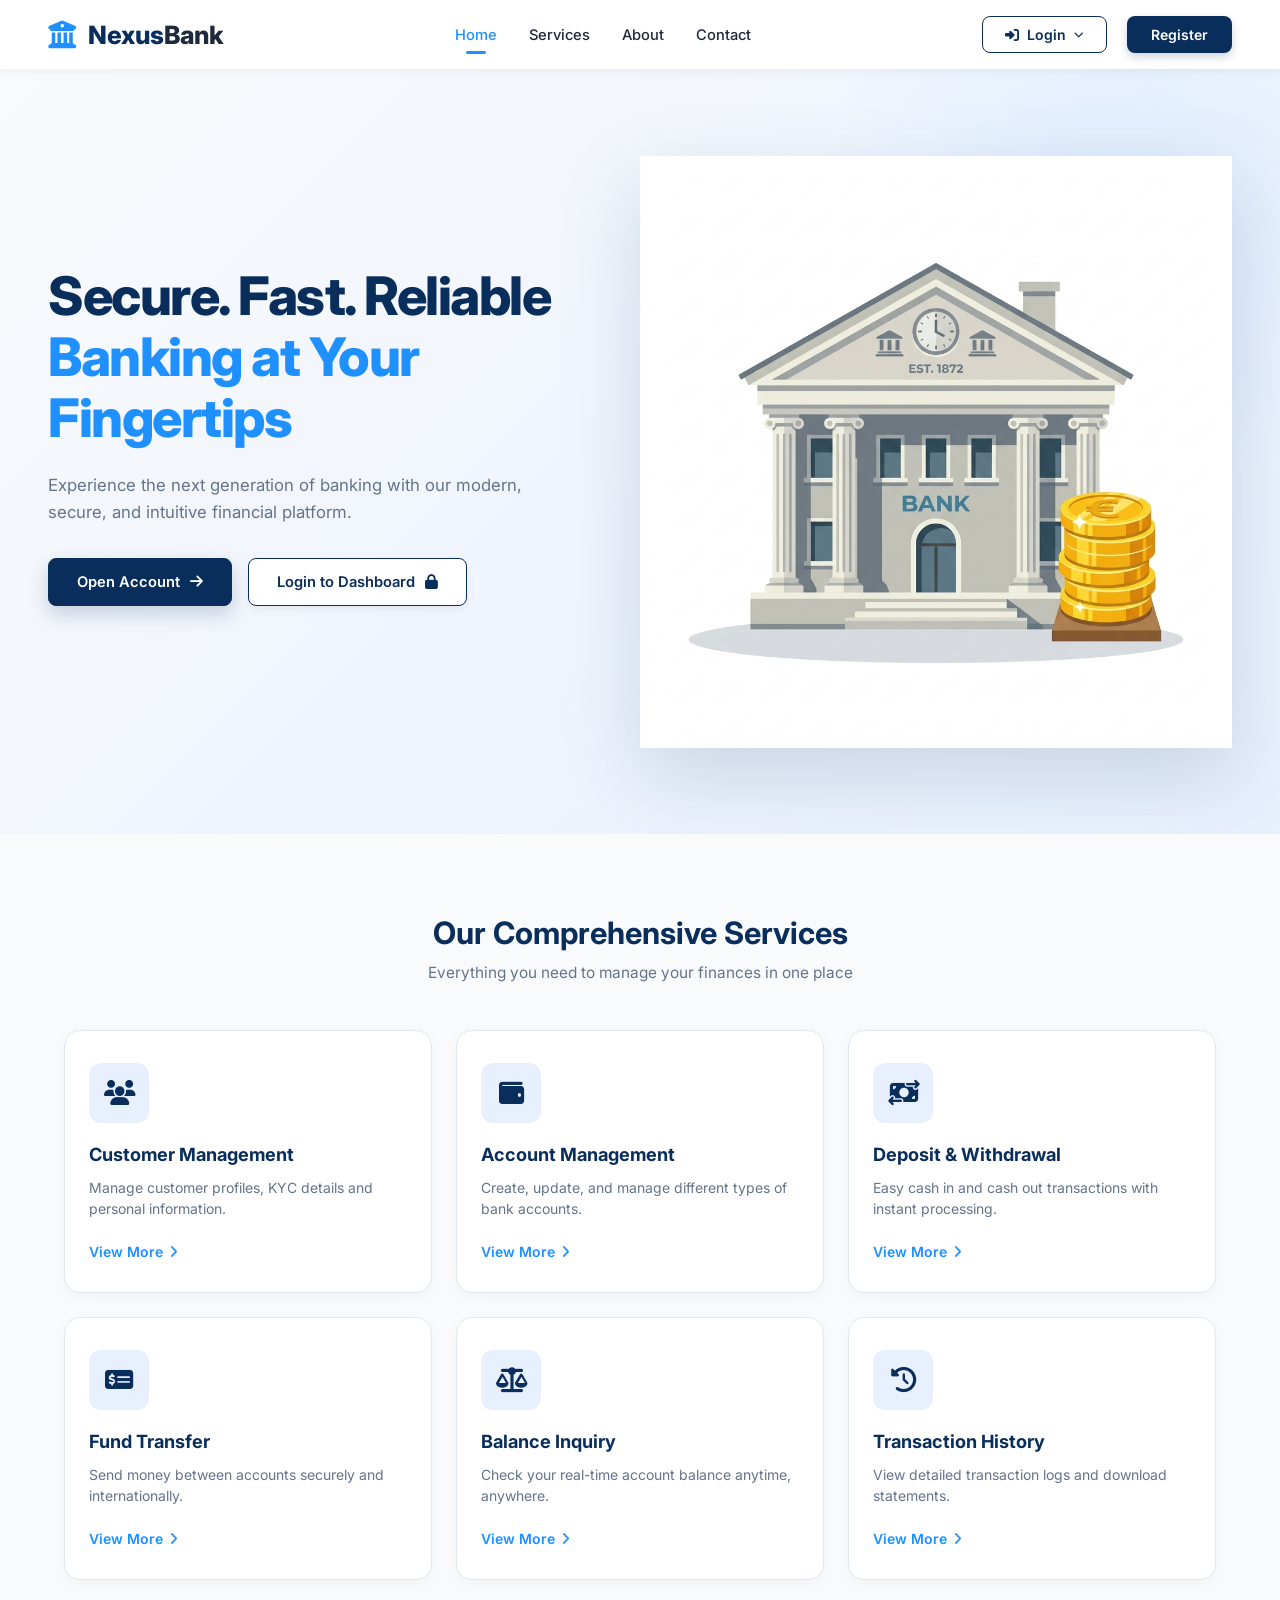
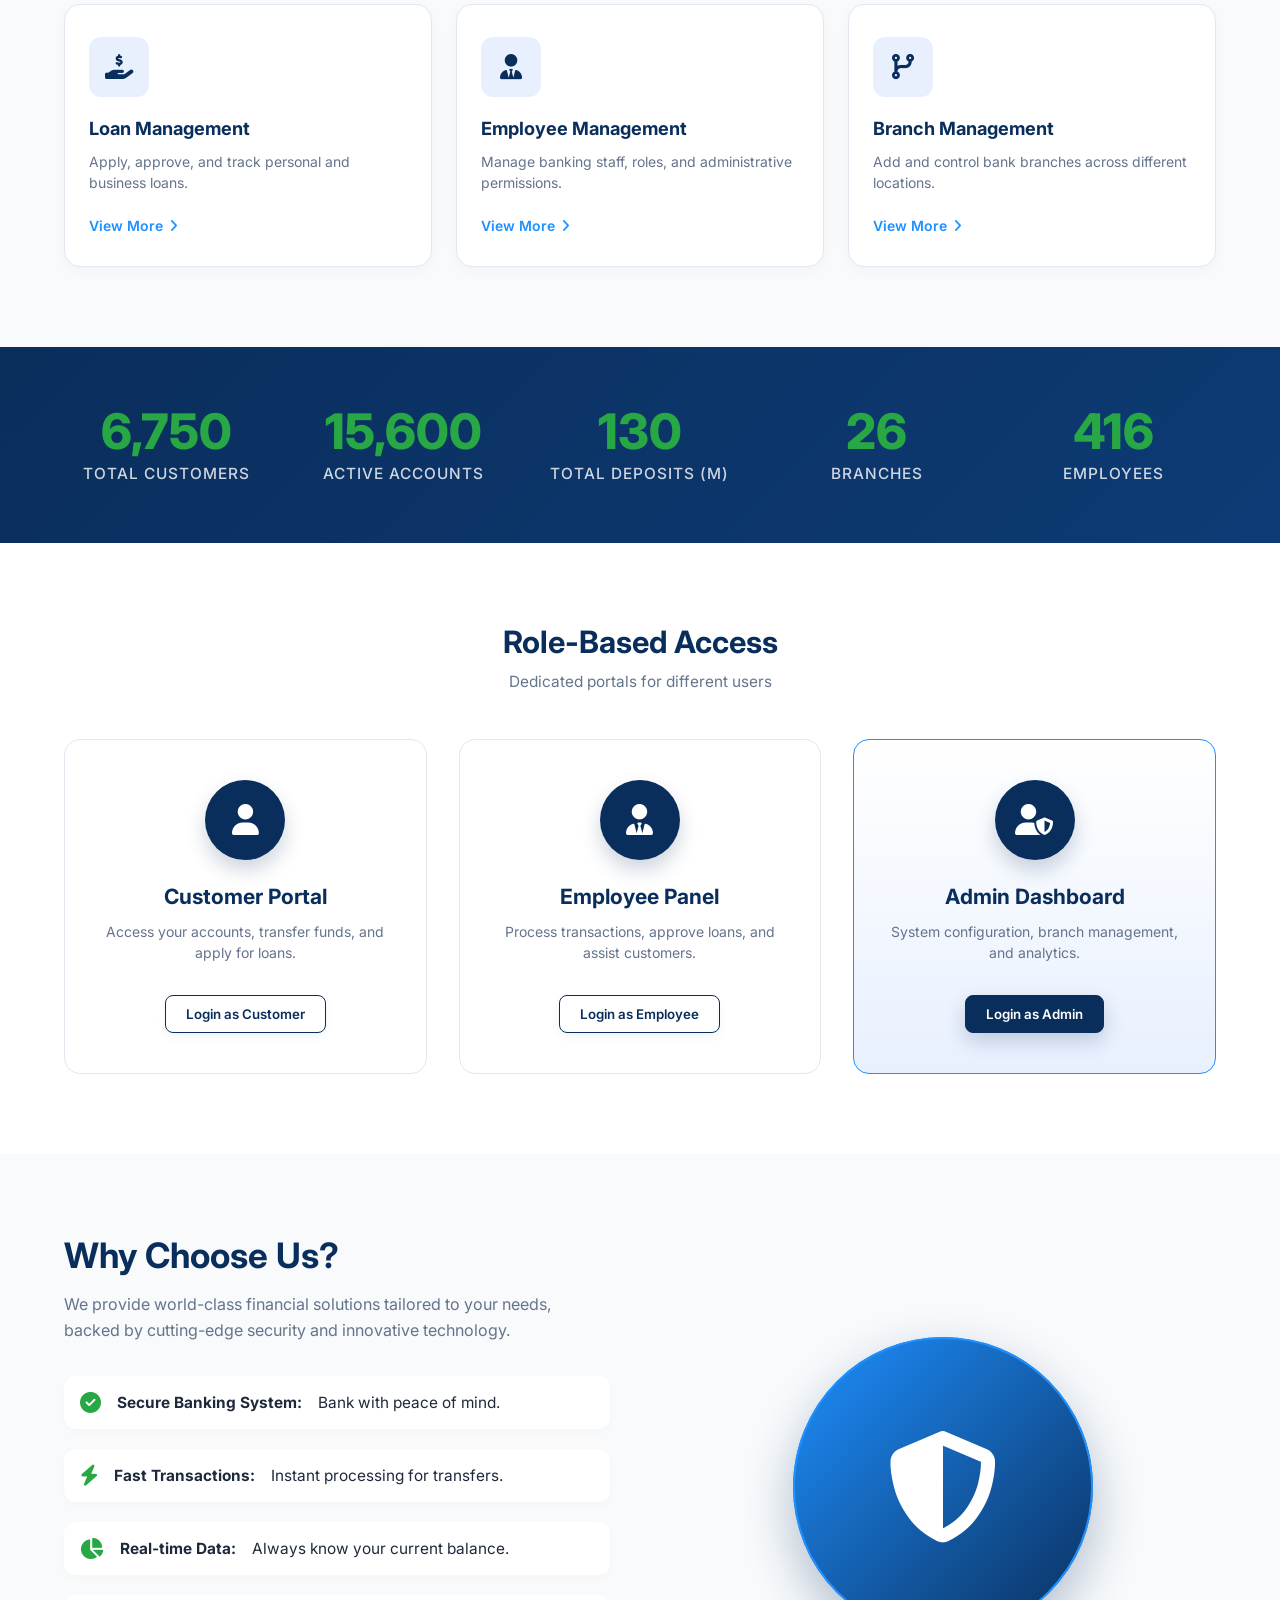
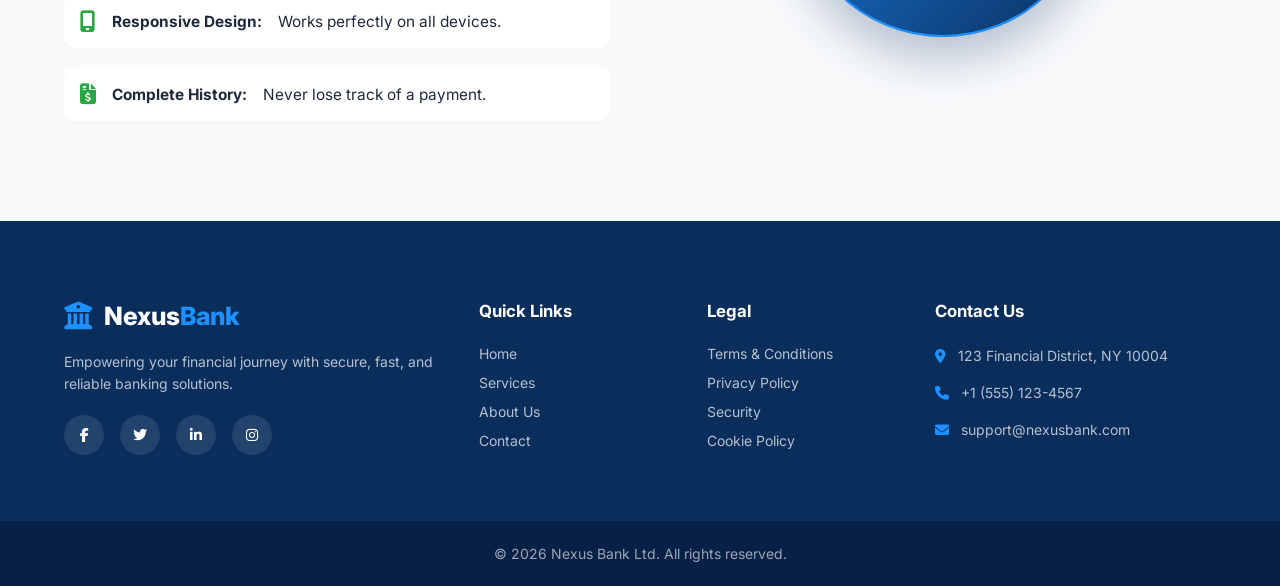
<file: index.html>
<!DOCTYPE html>
<html lang="en">
<head>
    <meta charset="UTF-8">
    <meta name="viewport" content="width=device-width, initial-scale=1.0">
    <title>Nexus Bank - Home</title>
    <link href="https://fonts.googleapis.com/css2?family=Inter:wght@400;500;600;700;800&display=swap" rel="stylesheet">
    <link rel="stylesheet" href="https://cdnjs.cloudflare.com/ajax/libs/font-awesome/6.4.0/css/all.min.css">
    <link rel="stylesheet" href="landing.css">
</head>
<body>

    <!-- 1. Top Navigation Bar -->
    <nav class="navbar">
        <div class="logo">
            <i class="fa-solid fa-building-columns"></i>
            <div><span class="logo-blue">Nexus</span><span class="logo-black">Bank</span></div>
        </div>
        <ul class="nav-links">
            <li><a href="#" class="active">Home</a></li>
            <li><a href="#services">Services</a></li>
            <li><a href="#about">About</a></li>
            <li><a href="#contact">Contact</a></li>
        </ul>
        <div class="nav-actions">
            <div class="login-dropdown" id="loginDropdown">
                <button class="login-btn" id="loginToggleBtn">
                    <i class="fa-solid fa-right-to-bracket"></i> Login <i class="fa-solid fa-chevron-down dropdown-arrow"></i>
                </button>
                <div class="login-dropdown-menu" id="loginDropdownMenu">
                    <a href="login.html?role=employee" class="dropdown-item">
                        <div class="dropdown-item-icon employee-icon"><i class="fa-solid fa-user-tie"></i></div>
                        <div class="dropdown-item-text">
                            <span class="dropdown-item-title">Employee</span>
                            <span class="dropdown-item-desc">Staff & Admin portal</span>
                        </div>
                    </a>
                    <a href="login.html?role=customer" class="dropdown-item">
                        <div class="dropdown-item-icon customer-icon"><i class="fa-solid fa-user"></i></div>
                        <div class="dropdown-item-text">
                            <span class="dropdown-item-title">Customer</span>
                            <span class="dropdown-item-desc">Personal banking</span>
                        </div>
                    </a>
                </div>
            </div>
            <a href="signup.html" class="signup-btn">Register</a>
        </div>
    </nav>

    <!-- 2. Hero Section -->
    <main class="hero">
        <div class="hero-content">
            <h1 class="hero-title">Secure. Fast. Reliable<br><span class="text-blue">Banking at Your Fingertips</span></h1>
            <p class="hero-desc">
                Experience the next generation of banking with our modern, secure, and intuitive financial platform.
            </p>
            <div class="hero-buttons">
                <a href="signup.html" class="cta-btn primary">Open Account <i class="fa-solid fa-arrow-right"></i></a>
                <a href="login.html?role=customer" class="cta-btn secondary">Login to Dashboard <i class="fa-solid fa-lock"></i></a>
            </div>
        </div>
        <div class="hero-image">
            <img src="bank_illustration.png" alt="Bank Illustration">
        </div>
    </main>

    <!-- 3. Feature Cards Section -->
    <section id="services" class="section-padding bg-light">
        <div class="container">
            <div class="section-title">
                <h2>Our Comprehensive Services</h2>
                <p>Everything you need to manage your finances in one place</p>
            </div>
            <div class="features-grid">
                <!-- Customer Management -->
                <div class="feature-card-full">
                    <div class="icon-wrapper"><i class="fa-solid fa-users"></i></div>
                    <h3>Customer Management</h3>
                    <p>Manage customer profiles, KYC details and personal information.</p>
                    <a href="#" class="view-more">View More <i class="fa-solid fa-angle-right"></i></a>
                </div>
                <!-- Account Management -->
                <div class="feature-card-full">
                    <div class="icon-wrapper"><i class="fa-solid fa-wallet"></i></div>
                    <h3>Account Management</h3>
                    <p>Create, update, and manage different types of bank accounts.</p>
                    <a href="#" class="view-more">View More <i class="fa-solid fa-angle-right"></i></a>
                </div>
                <!-- Deposit & Withdrawal -->
                <div class="feature-card-full">
                    <div class="icon-wrapper"><i class="fa-solid fa-money-bill-transfer"></i></div>
                    <h3>Deposit & Withdrawal</h3>
                    <p>Easy cash in and cash out transactions with instant processing.</p>
                    <a href="#" class="view-more">View More <i class="fa-solid fa-angle-right"></i></a>
                </div>
                <!-- Fund Transfer -->
                <div class="feature-card-full">
                    <div class="icon-wrapper"><i class="fa-solid fa-money-check-dollar"></i></div>
                    <h3>Fund Transfer</h3>
                    <p>Send money between accounts securely and internationally.</p>
                    <a href="#" class="view-more">View More <i class="fa-solid fa-angle-right"></i></a>
                </div>
                <!-- Balance Inquiry -->
                <div class="feature-card-full">
                    <div class="icon-wrapper"><i class="fa-solid fa-scale-balanced"></i></div>
                    <h3>Balance Inquiry</h3>
                    <p>Check your real-time account balance anytime, anywhere.</p>
                    <a href="#" class="view-more">View More <i class="fa-solid fa-angle-right"></i></a>
                </div>
                <!-- Transaction History -->
                <div class="feature-card-full">
                    <div class="icon-wrapper"><i class="fa-solid fa-clock-rotate-left"></i></div>
                    <h3>Transaction History</h3>
                    <p>View detailed transaction logs and download statements.</p>
                    <a href="#" class="view-more">View More <i class="fa-solid fa-angle-right"></i></a>
                </div>
                <!-- Loan Management -->
                <div class="feature-card-full">
                    <div class="icon-wrapper"><i class="fa-solid fa-hand-holding-dollar"></i></div>
                    <h3>Loan Management</h3>
                    <p>Apply, approve, and track personal and business loans.</p>
                    <a href="#" class="view-more">View More <i class="fa-solid fa-angle-right"></i></a>
                </div>
                <!-- Employee Management -->
                <div class="feature-card-full">
                    <div class="icon-wrapper"><i class="fa-solid fa-user-tie"></i></div>
                    <h3>Employee Management</h3>
                    <p>Manage banking staff, roles, and administrative permissions.</p>
                    <a href="#" class="view-more">View More <i class="fa-solid fa-angle-right"></i></a>
                </div>
                <!-- Branch Management -->
                <div class="feature-card-full">
                    <div class="icon-wrapper"><i class="fa-solid fa-code-branch"></i></div>
                    <h3>Branch Management</h3>
                    <p>Add and control bank branches across different locations.</p>
                    <a href="#" class="view-more">View More <i class="fa-solid fa-angle-right"></i></a>
                </div>
            </div>
        </div>
    </section>

    <!-- 4. Quick Stats Section -->
    <section class="stats-section">
        <div class="container stats-grid">
            <div class="stat-item">
                <div class="stat-number" data-target="50000">0</div>
                <div class="stat-label">Total Customers</div>
            </div>
            <div class="stat-item">
                <div class="stat-number" data-target="120000">0</div>
                <div class="stat-label">Active Accounts</div>
            </div>
            <div class="stat-item">
                <div class="stat-number" data-target="850">0</div>
                <div class="stat-label">Total Deposits (M)</div>
            </div>
            <div class="stat-item">
                <div class="stat-number" data-target="125">0</div>
                <div class="stat-label">Branches</div>
            </div>
            <div class="stat-item">
                <div class="stat-number" data-target="3200">0</div>
                <div class="stat-label">Employees</div>
            </div>
        </div>
    </section>

    <!-- 5. Role-Based Access Section -->
    <section class="section-padding bg-white">
        <div class="container">
            <div class="section-title">
                <h2>Role-Based Access</h2>
                <p>Dedicated portals for different users</p>
            </div>
            <div class="roles-grid">
                <div class="role-card">
                    <div class="role-icon"><i class="fa-solid fa-user"></i></div>
                    <h3>Customer Portal</h3>
                    <p>Access your accounts, transfer funds, and apply for loans.</p>
                    <a href="login.html?role=customer" class="cta-btn secondary btn-sm">Login as Customer</a>
                </div>
                <div class="role-card">
                    <div class="role-icon"><i class="fa-solid fa-user-tie"></i></div>
                    <h3>Employee Panel</h3>
                    <p>Process transactions, approve loans, and assist customers.</p>
                    <a href="login.html?role=employee" class="cta-btn secondary btn-sm">Login as Employee</a>
                </div>
                <div class="role-card admin-card">
                    <div class="role-icon"><i class="fa-solid fa-user-shield"></i></div>
                    <h3>Admin Dashboard</h3>
                    <p>System configuration, branch management, and analytics.</p>
                    <a href="login.html?role=employee" class="cta-btn primary btn-sm">Login as Admin</a>
                </div>
            </div>
        </div>
    </section>

    <!-- 6. Why Choose Us Section -->
    <section id="about" class="section-padding bg-light">
        <div class="container">
            <div class="why-choose-us-wrapper">
                <div class="why-content">
                    <h2>Why Choose Us?</h2>
                    <p>We provide world-class financial solutions tailored to your needs, backed by cutting-edge security and innovative technology.</p>
                    <ul class="benefit-list">
                        <li><i class="fa-solid fa-check-circle"></i> <strong>Secure Banking System:</strong> Bank with peace of mind.</li>
                        <li><i class="fa-solid fa-bolt"></i> <strong>Fast Transactions:</strong> Instant processing for transfers.</li>
                        <li><i class="fa-solid fa-chart-pie"></i> <strong>Real-time Data:</strong> Always know your current balance.</li>
                        <li><i class="fa-solid fa-mobile-screen"></i> <strong>Responsive Design:</strong> Works perfectly on all devices.</li>
                        <li><i class="fa-solid fa-file-invoice-dollar"></i> <strong>Complete History:</strong> Never lose track of a payment.</li>
                    </ul>
                </div>
                <div class="why-image">
                    <div class="shield-graphic">
                        <i class="fa-solid fa-shield-halved"></i>
                        <div class="pulse-ring"></div>
                    </div>
                </div>
            </div>
        </div>
    </section>

    <!-- 7. Footer Section -->
    <footer id="contact" class="footer">
        <div class="container footer-grid">
            <div class="footer-about">
                <div class="logo footer-logo">
                    <i class="fa-solid fa-building-columns"></i>
                    <div><span class="logo-white">Nexus</span><span class="logo-light">Bank</span></div>
                </div>
                <p>Empowering your financial journey with secure, fast, and reliable banking solutions.</p>
                <div class="social-links">
                    <a href="#"><i class="fa-brands fa-facebook-f"></i></a>
                    <a href="#"><i class="fa-brands fa-twitter"></i></a>
                    <a href="#"><i class="fa-brands fa-linkedin-in"></i></a>
                    <a href="#"><i class="fa-brands fa-instagram"></i></a>
                </div>
            </div>
            <div class="footer-links">
                <h3>Quick Links</h3>
                <ul>
                    <li><a href="#">Home</a></li>
                    <li><a href="#services">Services</a></li>
                    <li><a href="#about">About Us</a></li>
                    <li><a href="#contact">Contact</a></li>
                </ul>
            </div>
            <div class="footer-links">
                <h3>Legal</h3>
                <ul>
                    <li><a href="#">Terms & Conditions</a></li>
                    <li><a href="#">Privacy Policy</a></li>
                    <li><a href="#">Security</a></li>
                    <li><a href="#">Cookie Policy</a></li>
                </ul>
            </div>
            <div class="footer-contact">
                <h3>Contact Us</h3>
                <ul>
                    <li><i class="fa-solid fa-location-dot"></i> 123 Financial District, NY 10004</li>
                    <li><i class="fa-solid fa-phone"></i> +1 (555) 123-4567</li>
                    <li><i class="fa-solid fa-envelope"></i> support@nexusbank.com</li>
                </ul>
            </div>
        </div>
        <div class="footer-bottom">
            <p>&copy; 2026 Nexus Bank Ltd. All rights reserved.</p>
        </div>
    </footer>

    <script src="script.js"></script>
</body>
</html>
</file>
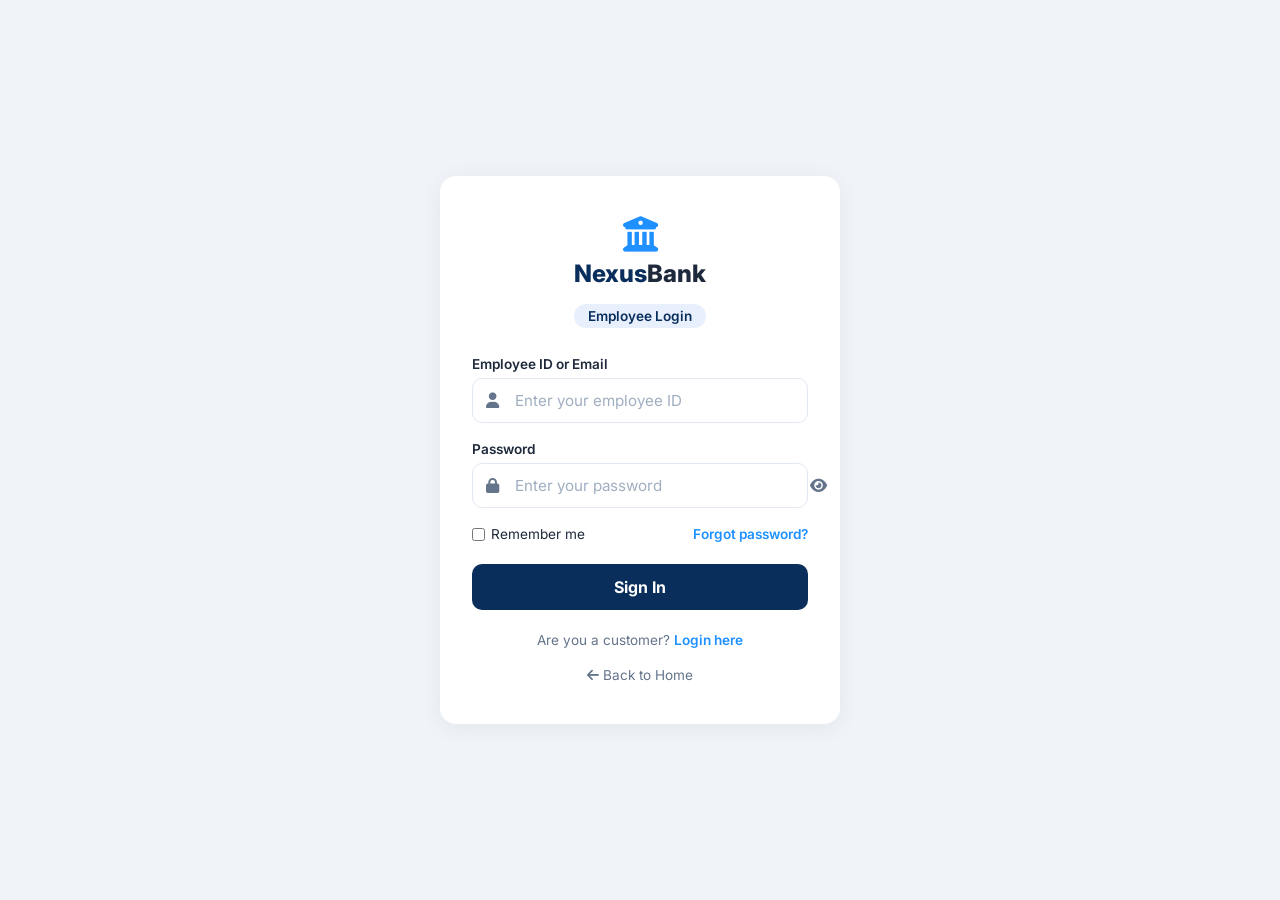
<file: login.html>
<!DOCTYPE html>
<html lang="en">
<head>
    <meta charset="UTF-8">
    <meta name="viewport" content="width=device-width, initial-scale=1.0">
    <title>Nexus Bank - Login</title>
    <link href="https://fonts.googleapis.com/css2?family=Inter:wght@400;500;600;700;800&display=swap" rel="stylesheet">
    <link rel="stylesheet" href="https://cdnjs.cloudflare.com/ajax/libs/font-awesome/6.4.0/css/all.min.css">
    <style>
        :root {
            --primary: #0A2E5C;
            --secondary: #1E90FF;
            --accent: #28a745;
            --text-dark: #1e293b;
            --text-light: #64748b;
            --bg: #f0f4f8;
            --border: #e2e8f0;
        }

        * { margin: 0; padding: 0; box-sizing: border-box; font-family: 'Inter', sans-serif; }

        body {
            min-height: 100vh;
            display: flex;
            align-items: center;
            justify-content: center;
            background: var(--bg);
            padding: 20px;
        }

        .login-card {
            background: white;
            width: 100%;
            max-width: 400px;
            padding: 40px 32px;
            border-radius: 16px;
            box-shadow: 0 4px 24px rgba(0,0,0,0.06);
        }

        .logo {
            text-align: center;
            margin-bottom: 8px;
        }

        .logo i {
            font-size: 2.2rem;
            color: var(--secondary);
        }

        .logo-text {
            text-align: center;
            font-size: 1.5rem;
            font-weight: 800;
            margin-bottom: 4px;
        }

        .logo-text .blue { color: var(--primary); }
        .logo-text .dark { color: var(--text-dark); }

        .role-label {
            text-align: center;
            font-size: 0.85rem;
            font-weight: 600;
            padding: 4px 14px;
            border-radius: 20px;
            display: inline-block;
            margin: 12px auto 28px;
            width: fit-content;
        }

        .role-label.employee { background: #e8f0fe; color: var(--primary); }
        .role-label.customer { background: #e6faf0; color: #059669; }

        .center { text-align: center; }

        .form-group { margin-bottom: 18px; }

        .form-group label {
            display: block;
            font-size: 0.85rem;
            font-weight: 600;
            color: var(--text-dark);
            margin-bottom: 6px;
        }

        .input-box {
            position: relative;
        }

        .input-box input {
            width: 100%;
            padding: 12px 14px 12px 42px;
            border: 1.5px solid var(--border);
            border-radius: 10px;
            font-size: 0.95rem;
            color: var(--text-dark);
            outline: none;
            transition: border-color 0.2s;
        }

        .input-box input:focus {
            border-color: var(--secondary);
        }

        .input-box input::placeholder { color: #a0aec0; }

        .input-box i {
            position: absolute;
            left: 14px;
            top: 50%;
            transform: translateY(-50%);
            color: var(--text-light);
            font-size: 0.95rem;
        }

        .toggle-pw {
            position: absolute;
            right: 12px;
            top: 50%;
            transform: translateY(-50%);
            background: none;
            border: none;
            color: var(--text-light);
            cursor: pointer;
            font-size: 0.95rem;
        }

        .options {
            display: flex;
            justify-content: space-between;
            align-items: center;
            margin-bottom: 22px;
            font-size: 0.85rem;
        }

        .options label {
            display: flex;
            align-items: center;
            gap: 6px;
            color: var(--text-dark);
            cursor: pointer;
        }

        .options a {
            color: var(--secondary);
            text-decoration: none;
            font-weight: 600;
        }

        .login-btn {
            width: 100%;
            padding: 13px;
            border: none;
            border-radius: 10px;
            font-size: 1rem;
            font-weight: 700;
            color: white;
            cursor: pointer;
            transition: opacity 0.2s;
        }

        .login-btn:hover { opacity: 0.9; }
        .login-btn.employee { background: var(--primary); }
        .login-btn.customer { background: #059669; }

        .switch {
            text-align: center;
            margin-top: 22px;
            font-size: 0.85rem;
            color: var(--text-light);
        }

        .switch a {
            color: var(--secondary);
            text-decoration: none;
            font-weight: 600;
        }

        .back {
            text-align: center;
            margin-top: 16px;
        }

        .back a {
            font-size: 0.85rem;
            color: var(--text-light);
            text-decoration: none;
        }

        .back a:hover { color: var(--secondary); }
        .back a:hover { color: var(--secondary); }

        .error-message {
            background: #fcebeb;
            color: #ea5455;
            padding: 12px;
            border-radius: 8px;
            font-size: 0.85rem;
            font-weight: 500;
            display: none;
            align-items: center;
            gap: 8px;
            margin-bottom: 18px;
        }
    </style>
</head>
<body>

    <div class="login-card">
        <div class="logo"><i class="fa-solid fa-building-columns"></i></div>
        <div class="logo-text"><span class="blue">Nexus</span><span class="dark">Bank</span></div>
        <div class="center">
            <div class="role-label" id="roleLabel">Employee Login</div>
        </div>

        <div class="error-message" id="errorMessage">
            <i class="fa-solid fa-circle-exclamation"></i>
            <span id="errorText"></span>
        </div>

        <form id="loginForm">
            <div class="form-group">
                <label id="idLabel">Employee ID or Email</label>
                <div class="input-box">
                    <i class="fa-solid fa-user"></i>
                    <input type="text" id="loginId" placeholder="Enter your ID or email" required>
                </div>
            </div>

            <div class="form-group">
                <label>Password</label>
                <div class="input-box">
                    <i class="fa-solid fa-lock"></i>
                    <input type="password" id="loginPassword" placeholder="Enter your password" required>
                    <button type="button" class="toggle-pw" id="togglePw"><i class="fa-solid fa-eye"></i></button>
                </div>
            </div>

            <div class="options">
                <label><input type="checkbox"> Remember me</label>
                <a href="#">Forgot password?</a>
            </div>

            <button type="submit" class="login-btn" id="submitBtn">Sign In</button>
        </form>

        <div class="switch" id="switchRole"></div>
        <div class="back"><a href="index.html"><i class="fa-solid fa-arrow-left"></i> Back to Home</a></div>
    </div>

    <script>
        // Seed default accounts in localStorage if not already present
        function seedDatabase() {
            // Seed default Employee
            if (!localStorage.getItem('nexus_employees')) {
                const defaultEmployees = [
                    { username: 'emp001', email: 'emp001@nexus.com', password: 'password123', fullName: 'John Doe (Employee)' }
                ];
                localStorage.setItem('nexus_employees', JSON.stringify(defaultEmployees));
            }

            // Seed default Customer
            if (!localStorage.getItem('nexus_customers')) {
                const defaultCustomers = [
                    {
                        customerId: 'CUST-100000',
                        firstName: 'Jane',
                        lastName: 'Smith',
                        fullName: 'Jane Smith (Customer)',
                        email: 'jane.smith@gmail.com',
                        phone: '555-0199',
                        address: '123 Bank St, New York',
                        dob: '1990-05-15',
                        nid: 'NID-9988776655',
                        password: 'password123',
                        status: 'ACTIVE',
                        createdDate: '2026-06-20'
                    }
                ];
                localStorage.setItem('nexus_customers', JSON.stringify(defaultCustomers));
                localStorage.setItem('nexus_last_cust_id', '100000');
            }
        }

        seedDatabase();

        const role = new URLSearchParams(window.location.search).get('role') || 'employee';
        const isEmp = role === 'employee';

        document.getElementById('roleLabel').textContent = isEmp ? 'Employee Login' : 'Customer Login';
        document.getElementById('roleLabel').classList.add(isEmp ? 'employee' : 'customer');
        document.getElementById('idLabel').textContent = isEmp ? 'Employee ID or Email' : 'Customer ID or Email';
        document.getElementById('loginId').placeholder = isEmp ? 'Enter your employee ID' : 'CUST-XXXXXX or email';
        document.getElementById('submitBtn').classList.add(isEmp ? 'employee' : 'customer');
        
        document.getElementById('switchRole').innerHTML = isEmp
            ? 'Are you a customer? <a href="login.html?role=customer">Login here</a>'
            : 'Are you an employee? <a href="login.html?role=employee">Login here</a><br><div style="margin-top: 10px;">Don\'t have an account? <a href="signup.html">Sign up here</a></div>';
        
        document.title = 'Nexus Bank - ' + (isEmp ? 'Employee Login' : 'Customer Login');

        // Password toggle
        document.getElementById('togglePw').addEventListener('click', () => {
            const pw = document.getElementById('loginPassword');
            pw.type = pw.type === 'password' ? 'text' : 'password';
            document.getElementById('togglePw').querySelector('i').classList.toggle('fa-eye');
            document.getElementById('togglePw').querySelector('i').classList.toggle('fa-eye-slash');
        });

        // Submit and verification against localStorage
        document.getElementById('loginForm').addEventListener('submit', (e) => {
            e.preventDefault();
            const loginId = document.getElementById('loginId').value.trim().toLowerCase();
            const loginPw = document.getElementById('loginPassword').value;
            const errBox = document.getElementById('errorMessage');
            const errTxt = document.getElementById('errorText');

            errBox.style.display = 'none';

            if (isEmp) {
                const employees = JSON.parse(localStorage.getItem('nexus_employees') || '[]');
                const employee = employees.find(emp => 
                    (emp.username.toLowerCase() === loginId || emp.email.toLowerCase() === loginId) && 
                    emp.password === loginPw
                );

                if (employee) {
                    sessionStorage.setItem('nexus_currentUser', JSON.stringify({
                        id: employee.username,
                        fullName: employee.fullName,
                        email: employee.email,
                        role: 'EMPLOYEE'
                    }));
                    window.location.href = 'dashboard.html';
                } else {
                    errTxt.textContent = "Invalid Employee ID/Email or password.";
                    errBox.style.display = 'flex';
                }
            } else {
                const customers = JSON.parse(localStorage.getItem('nexus_customers') || '[]');
                const customer = customers.find(cust => 
                    (cust.customerId.toLowerCase() === loginId || cust.email.toLowerCase() === loginId) && 
                    cust.password === loginPw
                );

                if (customer) {
                    if (customer.status !== 'ACTIVE') {
                        errTxt.textContent = "Your account is not active. Please contact customer support.";
                        errBox.style.display = 'flex';
                        return;
                    }
                    sessionStorage.setItem('nexus_currentUser', JSON.stringify({
                        id: customer.customerId,
                        fullName: customer.fullName,
                        firstName: customer.firstName,
                        lastName: customer.lastName,
                        email: customer.email,
                        phone: customer.phone,
                        address: customer.address,
                        dob: customer.dob,
                        nid: customer.nid,
                        role: 'CUSTOMER'
                    }));
                    window.location.href = 'user-dashboard.html';
                } else {
                    errTxt.textContent = "Invalid Customer ID/Email or password.";
                    errBox.style.display = 'flex';
                }
            }
        });
    </script>

</body>
</html>
</file>
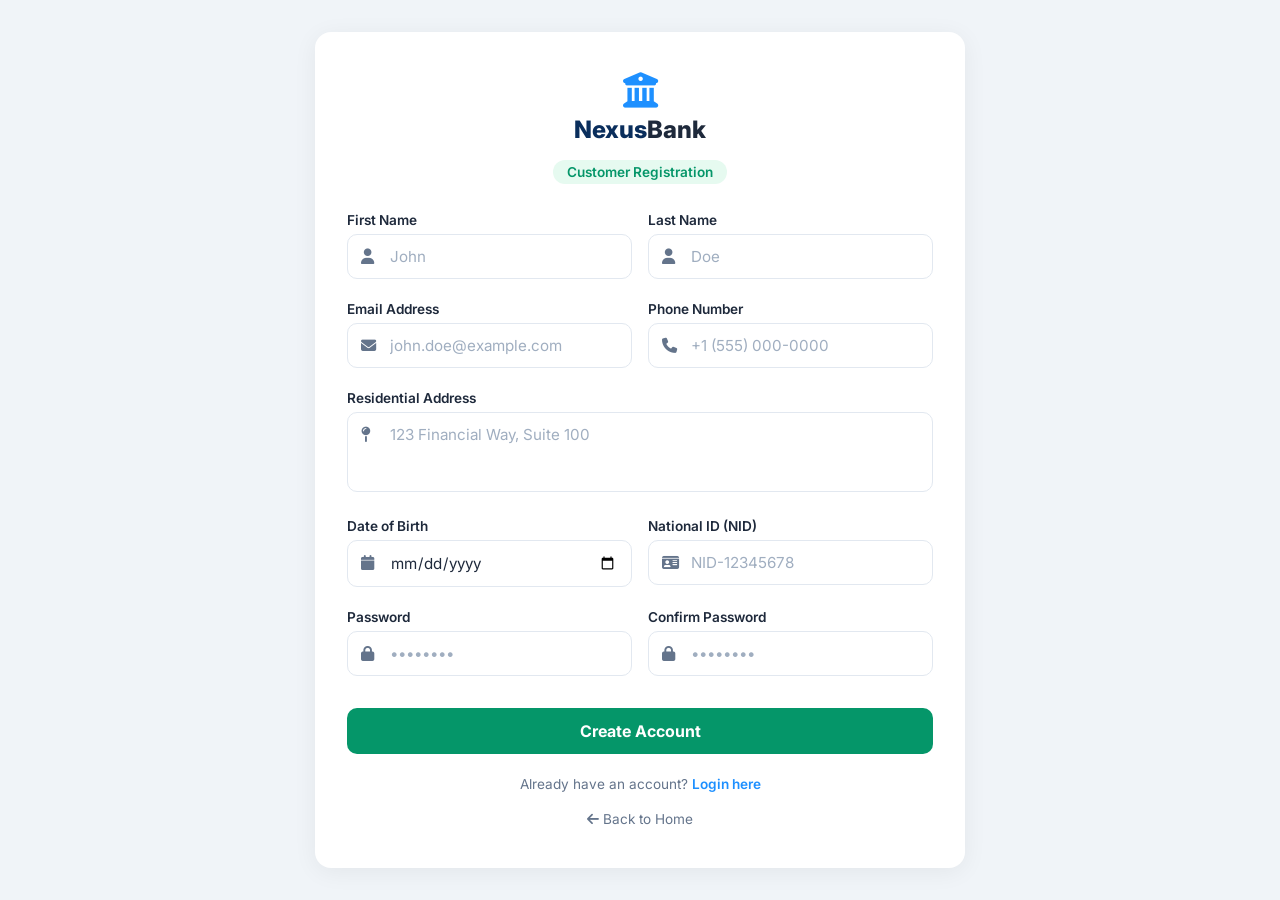
<file: signup.html>
<!DOCTYPE html>
<html lang="en">
<head>
    <meta charset="UTF-8">
    <meta name="viewport" content="width=device-width, initial-scale=1.0">
    <title>Nexus Bank - Customer Registration</title>
    <link href="https://fonts.googleapis.com/css2?family=Inter:wght@400;500;600;700;800&display=swap" rel="stylesheet">
    <link rel="stylesheet" href="https://cdnjs.cloudflare.com/ajax/libs/font-awesome/6.4.0/css/all.min.css">
    <style>
        :root {
            --primary: #0A2E5C;
            --secondary: #1E90FF;
            --accent: #059669;
            --accent-light: #e6faf0;
            --text-dark: #1e293b;
            --text-light: #64748b;
            --bg: #f0f4f8;
            --border: #e2e8f0;
        }

        * { margin: 0; padding: 0; box-sizing: border-box; font-family: 'Inter', sans-serif; }

        body {
            min-height: 100vh;
            display: flex;
            align-items: center;
            justify-content: center;
            background: var(--bg);
            padding: 30px 20px;
        }

        .signup-card {
            background: white;
            width: 100%;
            max-width: 650px;
            padding: 40px 32px;
            border-radius: 16px;
            box-shadow: 0 4px 24px rgba(0,0,0,0.06);
        }

        .logo {
            text-align: center;
            margin-bottom: 8px;
        }

        .logo i {
            font-size: 2.2rem;
            color: var(--secondary);
        }

        .logo-text {
            text-align: center;
            font-size: 1.5rem;
            font-weight: 800;
            margin-bottom: 4px;
        }

        .logo-text .blue { color: var(--primary); }
        .logo-text .dark { color: var(--text-dark); }

        .role-label {
            text-align: center;
            font-size: 0.85rem;
            font-weight: 600;
            padding: 4px 14px;
            border-radius: 20px;
            display: inline-block;
            margin: 12px auto 28px;
            width: fit-content;
            background: var(--accent-light);
            color: var(--accent);
        }

        .form-grid {
            display: grid;
            grid-template-columns: 1fr 1fr;
            gap: 16px;
        }

        .form-group {
            margin-bottom: 6px;
        }

        .form-group.full-width {
            grid-column: span 2;
        }

        .form-group label {
            display: block;
            font-size: 0.85rem;
            font-weight: 600;
            color: var(--text-dark);
            margin-bottom: 6px;
        }

        .input-box {
            position: relative;
        }

        .input-box input, .input-box textarea {
            width: 100%;
            padding: 12px 14px 12px 42px;
            border: 1.5px solid var(--border);
            border-radius: 10px;
            font-size: 0.95rem;
            color: var(--text-dark);
            outline: none;
            transition: border-color 0.2s;
        }

        .input-box textarea {
            resize: none;
            height: 80px;
        }

        .input-box input:focus, .input-box textarea:focus {
            border-color: var(--secondary);
        }

        .input-box input::placeholder, .input-box textarea::placeholder { color: #a0aec0; }

        .input-box i {
            position: absolute;
            left: 14px;
            top: 15px;
            color: var(--text-light);
            font-size: 0.95rem;
        }

        .input-box input[type="date"] {
            padding-left: 42px;
        }

        .toggle-pw {
            position: absolute;
            right: 12px;
            top: 50%;
            transform: translateY(-50%);
            background: none;
            border: none;
            color: var(--text-light);
            cursor: pointer;
            font-size: 0.95rem;
        }

        .signup-btn {
            grid-column: span 2;
            width: 100%;
            padding: 13px;
            border: none;
            border-radius: 10px;
            font-size: 1rem;
            font-weight: 700;
            color: white;
            background: var(--accent);
            cursor: pointer;
            transition: opacity 0.2s;
            margin-top: 10px;
        }

        .signup-btn:hover { opacity: 0.9; }

        .switch {
            text-align: center;
            margin-top: 22px;
            font-size: 0.85rem;
            color: var(--text-light);
        }

        .switch a {
            color: var(--secondary);
            text-decoration: none;
            font-weight: 600;
        }

        .back {
            text-align: center;
            margin-top: 16px;
        }

        .back a {
            font-size: 0.85rem;
            color: var(--text-light);
            text-decoration: none;
        }

        .back a:hover { color: var(--secondary); }

        .error-message {
            grid-column: span 2;
            background: #fcebeb;
            color: #ea5455;
            padding: 12px;
            border-radius: 8px;
            font-size: 0.85rem;
            font-weight: 500;
            display: none;
            align-items: center;
            gap: 8px;
            margin-bottom: 10px;
        }

        .success-overlay {
            display: none;
            position: fixed;
            top: 0; left: 0; width: 100%; height: 100%;
            background: rgba(15, 23, 42, 0.7);
            z-index: 100;
            align-items: center;
            justify-content: center;
            padding: 20px;
            backdrop-filter: blur(4px);
        }

        .success-card {
            background: white;
            border-radius: 16px;
            max-width: 450px;
            width: 100%;
            padding: 40px 30px;
            text-align: center;
            box-shadow: 0 10px 30px rgba(0,0,0,0.2);
            animation: popUp 0.3s ease-out;
        }

        @keyframes popUp {
            from { transform: scale(0.9); opacity: 0; }
            to { transform: scale(1); opacity: 1; }
        }

        .success-card i {
            font-size: 4rem;
            color: var(--accent);
            margin-bottom: 20px;
        }

        .success-card h2 {
            font-size: 1.5rem;
            color: var(--text-dark);
            margin-bottom: 10px;
            font-weight: 800;
        }

        .success-card p {
            color: var(--text-light);
            font-size: 0.95rem;
            margin-bottom: 24px;
            line-height: 1.5;
        }

        .cust-id-badge {
            background: #f0fdf4;
            border: 1px dashed var(--accent);
            color: var(--accent);
            font-family: monospace;
            font-size: 1.6rem;
            font-weight: 700;
            padding: 12px 24px;
            border-radius: 10px;
            margin: 15px auto 25px;
            width: fit-content;
            letter-spacing: 1px;
        }

        .done-btn {
            display: inline-block;
            background: var(--primary);
            color: white;
            font-weight: 700;
            padding: 12px 30px;
            border-radius: 10px;
            text-decoration: none;
            transition: opacity 0.2s;
        }

        .done-btn:hover { opacity: 0.9; }

        @media (max-width: 600px) {
            .form-grid {
                grid-template-columns: 1fr;
            }
            .form-group.full-width, .signup-btn, .error-message {
                grid-column: span 1;
            }
        }
    </style>
</head>
<body>

    <div class="signup-card">
        <div class="logo"><i class="fa-solid fa-building-columns"></i></div>
        <div class="logo-text"><span class="blue">Nexus</span><span class="dark">Bank</span></div>
        <div class="center" style="text-align: center;">
            <div class="role-label">Customer Registration</div>
        </div>

        <div class="error-message" id="errorMessage">
            <i class="fa-solid fa-circle-exclamation"></i>
            <span id="errorText"></span>
        </div>

        <form id="signupForm">
            <div class="form-grid">
                <div class="form-group">
                    <label>First Name</label>
                    <div class="input-box">
                        <i class="fa-solid fa-user"></i>
                        <input type="text" id="firstName" placeholder="John" required>
                    </div>
                </div>

                <div class="form-group">
                    <label>Last Name</label>
                    <div class="input-box">
                        <i class="fa-solid fa-user"></i>
                        <input type="text" id="lastName" placeholder="Doe" required>
                    </div>
                </div>

                <div class="form-group">
                    <label>Email Address</label>
                    <div class="input-box">
                        <i class="fa-solid fa-envelope"></i>
                        <input type="email" id="email" placeholder="john.doe@example.com" required>
                    </div>
                </div>

                <div class="form-group">
                    <label>Phone Number</label>
                    <div class="input-box">
                        <i class="fa-solid fa-phone"></i>
                        <input type="tel" id="phone" placeholder="+1 (555) 000-0000" required>
                    </div>
                </div>

                <div class="form-group full-width">
                    <label>Residential Address</label>
                    <div class="input-box">
                        <i class="fa-solid fa-map-pin"></i>
                        <textarea id="address" placeholder="123 Financial Way, Suite 100" required></textarea>
                    </div>
                </div>

                <div class="form-group">
                    <label>Date of Birth</label>
                    <div class="input-box">
                        <i class="fa-solid fa-calendar"></i>
                        <input type="date" id="dob" required>
                    </div>
                </div>

                <div class="form-group">
                    <label>National ID (NID)</label>
                    <div class="input-box">
                        <i class="fa-solid fa-id-card"></i>
                        <input type="text" id="nid" placeholder="NID-12345678" required>
                    </div>
                </div>

                <div class="form-group">
                    <label>Password</label>
                    <div class="input-box">
                        <i class="fa-solid fa-lock"></i>
                        <input type="password" id="password" placeholder="••••••••" required>
                    </div>
                </div>

                <div class="form-group">
                    <label>Confirm Password</label>
                    <div class="input-box">
                        <i class="fa-solid fa-lock"></i>
                        <input type="password" id="confirmPassword" placeholder="••••••••" required>
                    </div>
                </div>

                <button type="submit" class="signup-btn">Create Account</button>
            </div>
        </form>

        <div class="switch">
            Already have an account? <a href="login.html?role=customer">Login here</a>
        </div>
        <div class="back"><a href="index.html"><i class="fa-solid fa-arrow-left"></i> Back to Home</a></div>
    </div>

    <!-- Success Popup Overlay -->
    <div class="success-overlay" id="successOverlay">
        <div class="success-card">
            <i class="fa-solid fa-circle-check"></i>
            <h2>Registration Successful!</h2>
            <p>Welcome to Nexus Bank. Your new Customer ID has been generated successfully. Please make sure to save it as you will need it to log in.</p>
            <div class="cust-id-badge" id="generatedCustId">CUST-000000</div>
            <a href="login.html?role=customer" class="done-btn">Proceed to Login</a>
        </div>
    </div>

    <script>
        // Set maximum date of birth to today
        document.getElementById('dob').max = new Date().toISOString().split("T")[0];

        // Form Submit Handler
        document.getElementById('signupForm').addEventListener('submit', function(e) {
            e.preventDefault();
            
            const errBox = document.getElementById('errorMessage');
            const errTxt = document.getElementById('errorText');
            
            errBox.style.display = 'none';

            // Extract values
            const firstName = document.getElementById('firstName').value.trim();
            const lastName = document.getElementById('lastName').value.trim();
            const email = document.getElementById('email').value.trim();
            const phone = document.getElementById('phone').value.trim();
            const address = document.getElementById('address').value.trim();
            const dob = document.getElementById('dob').value;
            const nid = document.getElementById('nid').value.trim();
            const password = document.getElementById('password').value;
            const confirmPassword = document.getElementById('confirmPassword').value;

            // Simple Password validation
            if (password !== confirmPassword) {
                errTxt.textContent = "Passwords do not match.";
                errBox.style.display = 'flex';
                return;
            }

            if (password.length < 6) {
                errTxt.textContent = "Password must be at least 6 characters long.";
                errBox.style.display = 'flex';
                return;
            }

            // Retrieve existing customers from localStorage
            let customers = JSON.parse(localStorage.getItem('nexus_customers') || '[]');
            
            // Check for duplicate Email
            if (customers.some(c => c.email.toLowerCase() === email.toLowerCase())) {
                errTxt.textContent = "An account with this email address already exists.";
                errBox.style.display = 'flex';
                return;
            }

            // Retrieve next ID count
            let lastIdNum = parseInt(localStorage.getItem('nexus_last_cust_id') || '100000');
            const nextIdNum = lastIdNum + 1;
            const newCustId = `CUST-${nextIdNum}`;

            // Save new customer data
            const newCustomer = {
                customerId: newCustId,
                firstName: firstName,
                lastName: lastName,
                fullName: firstName + ' ' + lastName,
                email: email,
                phone: phone,
                address: address,
                dob: dob,
                nid: nid,
                password: password,
                status: 'ACTIVE',
                createdDate: new Date().toISOString().split('T')[0]
            };

            customers.push(newCustomer);
            localStorage.setItem('nexus_customers', JSON.stringify(customers));
            localStorage.setItem('nexus_last_cust_id', nextIdNum.toString());

            // Display Success Popup
            document.getElementById('generatedCustId').textContent = newCustId;
            document.getElementById('successOverlay').style.display = 'flex';
        });
    </script>
</body>
</html>
</file>
<file: landing.css>
:root {
    --primary: #0A2E5C;      /* Navy Blue */
    --primary-light: #e8f0fe;
    --secondary: #1E90FF;    /* Sky Blue */
    --accent: #28a745;       /* Green for success */
    --text-dark: #1e293b;
    --text-light: #64748b;
    --bg-color: #f8fafc;
    --bg-white: #ffffff;
    --card-bg: #ffffff;
    --border-color: #e2e8f0;
}

* {
    margin: 0;
    padding: 0;
    box-sizing: border-box;
    font-family: 'Inter', sans-serif;
}

html {
    font-size: 14px;
    scroll-behavior: smooth;
}

body {
    background-color: var(--bg-color);
    color: var(--text-dark);
    min-height: 100vh;
    display: flex;
    flex-direction: column;
}

.container {
    max-width: 1200px;
    margin: 0 auto;
    padding: 0 24px;
}

.section-padding {
    padding: 80px 0;
}

.bg-light {
    background-color: var(--bg-color);
}

.bg-white {
    background-color: var(--bg-white);
}

/* Typography & General */
.section-title {
    text-align: center;
    margin-bottom: 48px;
}

.section-title h2 {
    font-size: 2.2rem;
    color: var(--primary);
    margin-bottom: 12px;
    font-weight: 700;
}

.section-title p {
    font-size: 1.1rem;
    color: var(--text-light);
}

.text-blue {
    color: var(--secondary);
}

/* Navbar */
.navbar {
    display: flex;
    justify-content: space-between;
    align-items: center;
    padding: 16px 48px;
    width: 100%;
    background-color: white;
    box-shadow: 0 2px 10px rgba(0,0,0,0.05);
    position: sticky;
    top: 0;
    z-index: 1000;
}

.logo {
    display: flex;
    align-items: center;
    gap: 12px;
    font-weight: 800;
    font-size: 1.8rem;
}

.logo i {
    color: var(--secondary);
    font-size: 2rem;
}

.logo-blue {
    color: var(--primary);
}

.logo-black {
    color: var(--text-dark);
}

.nav-links {
    display: flex;
    align-items: center;
    gap: 32px;
    list-style: none;
    flex: 1;
    justify-content: center;
}

.nav-links a {
    text-decoration: none;
    color: var(--text-dark);
    font-weight: 500;
    font-size: 1.05rem;
    padding-bottom: 6px;
    position: relative;
    transition: color 0.3s;
}

.nav-links a:hover, .nav-links a.active {
    color: var(--secondary);
}

.nav-links a.active::after {
    content: '';
    position: absolute;
    bottom: -4px;
    left: 50%;
    transform: translateX(-50%);
    width: 20px;
    height: 3px;
    background-color: var(--secondary);
    border-radius: 2px;
}

.nav-actions {
    display: flex;
    align-items: center;
    gap: 20px;
}

.login-btn {
    text-decoration: none;
    color: var(--primary);
    font-weight: 600;
    transition: color 0.2s;
}

.login-btn:hover {
    color: var(--secondary);
}

.signup-btn {
    text-decoration: none;
    padding: 10px 24px;
    background-color: var(--primary);
    border-radius: 8px;
    font-weight: 600;
    color: white;
    transition: all 0.3s;
    box-shadow: 0 4px 10px rgba(10, 46, 92, 0.2);
}

.signup-btn:hover {
    background-color: var(--secondary);
    transform: translateY(-2px);
    box-shadow: 0 6px 15px rgba(30, 144, 255, 0.3);
}

/* Login Dropdown */
.login-dropdown {
    position: relative;
}

.login-dropdown .login-btn {
    display: inline-flex;
    align-items: center;
    gap: 8px;
    background: none;
    border: 1.5px solid var(--primary);
    padding: 9px 22px;
    border-radius: 8px;
    cursor: pointer;
    font-family: 'Inter', sans-serif;
    font-size: 1rem;
    font-weight: 600;
    color: var(--primary);
    transition: all 0.3s ease;
}

.login-dropdown .login-btn:hover {
    background-color: var(--primary-light);
    border-color: var(--secondary);
    color: var(--secondary);
}

.login-dropdown .login-btn .dropdown-arrow {
    font-size: 0.7rem;
    transition: transform 0.3s ease;
}

.login-dropdown.active .login-btn .dropdown-arrow {
    transform: rotate(180deg);
}

.login-dropdown-menu {
    position: absolute;
    top: calc(100% + 12px);
    right: 0;
    min-width: 260px;
    background: white;
    border-radius: 16px;
    box-shadow: 0 20px 50px rgba(10, 46, 92, 0.15), 0 0 0 1px rgba(0,0,0,0.04);
    padding: 8px;
    opacity: 0;
    visibility: hidden;
    transform: translateY(-10px) scale(0.97);
    transition: all 0.25s cubic-bezier(0.4, 0, 0.2, 1);
    z-index: 1001;
}

.login-dropdown-menu::before {
    content: '';
    position: absolute;
    top: -6px;
    right: 24px;
    width: 12px;
    height: 12px;
    background: white;
    transform: rotate(45deg);
    border-radius: 2px;
    box-shadow: -2px -2px 4px rgba(0,0,0,0.03);
}

.login-dropdown.active .login-dropdown-menu {
    opacity: 1;
    visibility: visible;
    transform: translateY(0) scale(1);
}

.dropdown-item {
    display: flex;
    align-items: center;
    gap: 14px;
    padding: 14px 16px;
    text-decoration: none;
    border-radius: 12px;
    transition: all 0.2s ease;
}

.dropdown-item:hover {
    background: var(--primary-light);
    transform: translateX(4px);
}

.dropdown-item-icon {
    width: 44px;
    height: 44px;
    border-radius: 12px;
    display: flex;
    align-items: center;
    justify-content: center;
    flex-shrink: 0;
    transition: all 0.3s ease;
}

.dropdown-item-icon.employee-icon {
    background: linear-gradient(135deg, #e8f0fe, #d0e2fd);
    color: var(--primary);
}

.dropdown-item:hover .dropdown-item-icon.employee-icon {
    background: linear-gradient(135deg, var(--primary), #0d3b75);
    color: white;
}

.dropdown-item-icon.customer-icon {
    background: linear-gradient(135deg, #e6faf0, #c8f5df);
    color: var(--accent);
}

.dropdown-item:hover .dropdown-item-icon.customer-icon {
    background: linear-gradient(135deg, var(--accent), #1e8c3a);
    color: white;
}

.dropdown-item-icon i {
    font-size: 1.2rem;
}

.dropdown-item-text {
    display: flex;
    flex-direction: column;
    gap: 2px;
}

.dropdown-item-title {
    font-weight: 600;
    font-size: 1rem;
    color: var(--text-dark);
}

.dropdown-item-desc {
    font-size: 0.8rem;
    color: var(--text-light);
}

/* Hero Section */
.hero {
    display: flex;
    align-items: center;
    justify-content: space-between;
    width: 100%;
    padding: 60px 48px;
    min-height: 85vh;
    background: linear-gradient(135deg, #f8fafc 0%, #e8f0fe 100%);
    position: relative;
    overflow: hidden;
}

.hero::before {
    content: '';
    position: absolute;
    top: -20%;
    right: -10%;
    width: 600px;
    height: 600px;
    background: radial-gradient(circle, rgba(30, 144, 255, 0.08) 0%, rgba(255,255,255,0) 70%);
    border-radius: 50%;
    z-index: 0;
}

.hero-content {
    flex: 1;
    max-width: 600px;
    position: relative;
    z-index: 1;
    animation: fadeIn 0.8s ease-out forwards;
}

@keyframes fadeIn {
    from { opacity: 0; transform: translateY(20px); }
    to { opacity: 1; transform: translateY(0); }
}

.hero-title {
    font-size: 3.8rem;
    line-height: 1.15;
    color: var(--primary);
    font-weight: 800;
    letter-spacing: -1.5px;
    margin-bottom: 24px;
}

.hero-desc {
    color: var(--text-light);
    font-size: 1.2rem;
    line-height: 1.6;
    margin-bottom: 32px;
    max-width: 520px;
}

/* Buttons */
.hero-buttons {
    display: flex;
    gap: 16px;
    margin-bottom: 32px;
}

.cta-btn {
    display: inline-flex;
    align-items: center;
    justify-content: center;
    gap: 10px;
    padding: 14px 28px;
    border-radius: 8px;
    text-decoration: none;
    font-weight: 600;
    font-size: 1.05rem;
    transition: all 0.3s;
}

.btn-sm {
    padding: 10px 20px;
    font-size: 0.95rem;
}

.cta-btn.primary {
    background-color: var(--primary);
    color: white;
    border: 1.5px solid var(--primary);
    box-shadow: 0 8px 20px rgba(10, 46, 92, 0.2);
}

.cta-btn.primary:hover {
    background-color: var(--secondary);
    border-color: var(--secondary);
    transform: translateY(-3px);
    box-shadow: 0 12px 25px rgba(30, 144, 255, 0.3);
}

.cta-btn.secondary {
    background-color: white;
    color: var(--primary);
    border: 1.5px solid var(--primary);
    box-shadow: 0 4px 10px rgba(0,0,0,0.05);
}

.cta-btn.secondary:hover {
    background-color: var(--primary-light);
    transform: translateY(-3px);
    box-shadow: 0 8px 15px rgba(0,0,0,0.08);
}

/* Hero Image */
.hero-image {
    flex: 1;
    display: flex;
    justify-content: flex-end;
    position: relative;
    z-index: 1;
}

.hero-image img {
    max-width: 100%;
    height: auto;
    max-height: 600px;
    width: 600px;
    object-fit: contain;
    animation: float 6s ease-in-out infinite;
    filter: drop-shadow(0 30px 40px rgba(10,46,92,0.15));
}

@keyframes float {
    0% { transform: translateY(0px); }
    50% { transform: translateY(-20px); }
    100% { transform: translateY(0px); }
}

/* Feature Cards Grid */
.features-grid {
    display: grid;
    grid-template-columns: repeat(auto-fit, minmax(320px, 1fr));
    gap: 24px;
}

.feature-card-full {
    background: var(--card-bg);
    padding: 32px 24px;
    border-radius: 16px;
    box-shadow: 0 4px 15px rgba(0,0,0,0.03);
    border: 1px solid var(--border-color);
    transition: all 0.3s ease;
    display: flex;
    flex-direction: column;
    align-items: flex-start;
}

.feature-card-full:hover {
    transform: translateY(-8px);
    box-shadow: 0 15px 35px rgba(10,46,92,0.08);
    border-color: var(--secondary);
}

.icon-wrapper {
    width: 60px;
    height: 60px;
    background-color: var(--primary-light);
    border-radius: 12px;
    display: flex;
    align-items: center;
    justify-content: center;
    margin-bottom: 20px;
    transition: all 0.3s ease;
}

.feature-card-full:hover .icon-wrapper {
    background-color: var(--secondary);
}

.icon-wrapper i {
    font-size: 1.8rem;
    color: var(--primary);
    transition: all 0.3s ease;
}

.feature-card-full:hover .icon-wrapper i {
    color: white;
}

.feature-card-full h3 {
    font-size: 1.3rem;
    color: var(--primary);
    margin-bottom: 12px;
    font-weight: 700;
}

.feature-card-full p {
    color: var(--text-light);
    line-height: 1.5;
    margin-bottom: 24px;
    flex-grow: 1;
}

.view-more {
    color: var(--secondary);
    text-decoration: none;
    font-weight: 600;
    display: flex;
    align-items: center;
    gap: 6px;
    font-size: 1rem;
    transition: gap 0.3s;
}

.feature-card-full:hover .view-more {
    gap: 10px;
}

/* Quick Stats */
.stats-section {
    background: linear-gradient(135deg, var(--primary) 0%, #0d3b75 100%);
    padding: 60px 0;
    color: white;
}

.stats-grid {
    display: grid;
    grid-template-columns: repeat(auto-fit, minmax(180px, 1fr));
    gap: 32px;
    text-align: center;
}

.stat-item {
    display: flex;
    flex-direction: column;
    align-items: center;
}

.stat-number {
    font-size: 3.5rem;
    font-weight: 800;
    color: var(--accent);
    margin-bottom: 8px;
    line-height: 1;
}

.stat-label {
    font-size: 1.1rem;
    font-weight: 500;
    color: rgba(255,255,255,0.8);
    text-transform: uppercase;
    letter-spacing: 1px;
}

/* Role-Based Access */
.roles-grid {
    display: grid;
    grid-template-columns: repeat(auto-fit, minmax(300px, 1fr));
    gap: 32px;
}

.role-card {
    background: var(--card-bg);
    border: 1px solid var(--border-color);
    border-radius: 16px;
    padding: 40px 32px;
    text-align: center;
    transition: all 0.3s ease;
    display: flex;
    flex-direction: column;
    align-items: center;
}

.role-card:hover {
    box-shadow: 0 20px 40px rgba(0,0,0,0.06);
    transform: translateY(-5px);
}

.role-card.admin-card {
    background: linear-gradient(180deg, #ffffff 0%, var(--primary-light) 100%);
    border-color: var(--secondary);
}

.role-icon {
    width: 80px;
    height: 80px;
    background-color: var(--primary);
    border-radius: 50%;
    display: flex;
    align-items: center;
    justify-content: center;
    margin-bottom: 24px;
    box-shadow: 0 10px 20px rgba(10,46,92,0.2);
}

.role-icon i {
    font-size: 2.2rem;
    color: white;
}

.role-card h3 {
    font-size: 1.5rem;
    color: var(--primary);
    margin-bottom: 12px;
}

.role-card p {
    color: var(--text-light);
    line-height: 1.5;
    margin-bottom: 32px;
    flex-grow: 1;
}

/* Why Choose Us */
.why-choose-us-wrapper {
    display: flex;
    align-items: center;
    gap: 60px;
}

.why-content {
    flex: 1;
}

.why-content h2 {
    font-size: 2.5rem;
    color: var(--primary);
    margin-bottom: 16px;
}

.why-content p {
    font-size: 1.15rem;
    color: var(--text-light);
    line-height: 1.6;
    margin-bottom: 32px;
}

.benefit-list {
    list-style: none;
}

.benefit-list li {
    display: flex;
    align-items: center;
    gap: 16px;
    font-size: 1.1rem;
    color: var(--text-dark);
    margin-bottom: 20px;
    padding: 16px;
    background: white;
    border-radius: 12px;
    box-shadow: 0 4px 10px rgba(0,0,0,0.02);
    transition: transform 0.2s;
}

.benefit-list li:hover {
    transform: translateX(10px);
}

.benefit-list li i {
    color: var(--accent);
    font-size: 1.5rem;
}

.why-image {
    flex: 1;
    display: flex;
    justify-content: center;
    align-items: center;
}

.shield-graphic {
    width: 300px;
    height: 300px;
    background: linear-gradient(135deg, var(--secondary) 0%, var(--primary) 100%);
    border-radius: 50%;
    display: flex;
    align-items: center;
    justify-content: center;
    position: relative;
    box-shadow: 0 20px 50px rgba(10,46,92,0.3);
}

.shield-graphic i {
    font-size: 8rem;
    color: white;
    z-index: 2;
}

.pulse-ring {
    position: absolute;
    width: 100%;
    height: 100%;
    border-radius: 50%;
    border: 2px solid var(--secondary);
    animation: pulse 2s infinite;
    z-index: 1;
}

@keyframes pulse {
    0% { transform: scale(1); opacity: 0.8; }
    100% { transform: scale(1.3); opacity: 0; }
}

/* Footer */
.footer {
    background-color: var(--primary);
    color: white;
    padding-top: 80px;
}

.footer-grid {
    display: grid;
    grid-template-columns: 2fr 1fr 1fr 1.5fr;
    gap: 40px;
    margin-bottom: 60px;
}

.footer-about p {
    color: rgba(255,255,255,0.7);
    line-height: 1.6;
    margin: 20px 0;
}

.footer-logo .logo-white { color: white; }
.footer-logo .logo-light { color: var(--secondary); }

.social-links {
    display: flex;
    gap: 16px;
}

.social-links a {
    width: 40px;
    height: 40px;
    background: rgba(255,255,255,0.1);
    border-radius: 50%;
    display: flex;
    align-items: center;
    justify-content: center;
    color: white;
    text-decoration: none;
    transition: all 0.3s;
}

.social-links a:hover {
    background: var(--secondary);
    transform: translateY(-3px);
}

.footer-links h3, .footer-contact h3 {
    font-size: 1.2rem;
    margin-bottom: 24px;
    color: white;
}

.footer-links ul, .footer-contact ul {
    list-style: none;
}

.footer-links li {
    margin-bottom: 12px;
}

.footer-links a {
    color: rgba(255,255,255,0.7);
    text-decoration: none;
    transition: color 0.3s;
}

.footer-links a:hover {
    color: var(--secondary);
}

.footer-contact li {
    display: flex;
    align-items: flex-start;
    gap: 12px;
    color: rgba(255,255,255,0.7);
    margin-bottom: 16px;
    line-height: 1.5;
}

.footer-contact i {
    color: var(--secondary);
    margin-top: 4px;
}

.footer-bottom {
    background-color: #072146;
    padding: 24px 0;
    text-align: center;
    color: rgba(255,255,255,0.6);
}

/* Responsive Design */
@media (max-width: 1024px) {
    .hero {
        flex-direction: column;
        text-align: center;
        padding: 60px 32px;
    }
    
    .hero-content {
        display: flex;
        flex-direction: column;
        align-items: center;
        margin-bottom: 60px;
    }
    
    .hero-buttons {
        justify-content: center;
    }
    
    .why-choose-us-wrapper {
        flex-direction: column;
        text-align: center;
    }
    
    .benefit-list li {
        text-align: left;
    }

    .footer-grid {
        grid-template-columns: 1fr 1fr;
    }
}

@media (max-width: 768px) {
    .nav-links {
        display: none;
    }
    
    .hero-title {
        font-size: 2.8rem;
    }
    
    .footer-grid {
        grid-template-columns: 1fr;
    }
}
</file>
